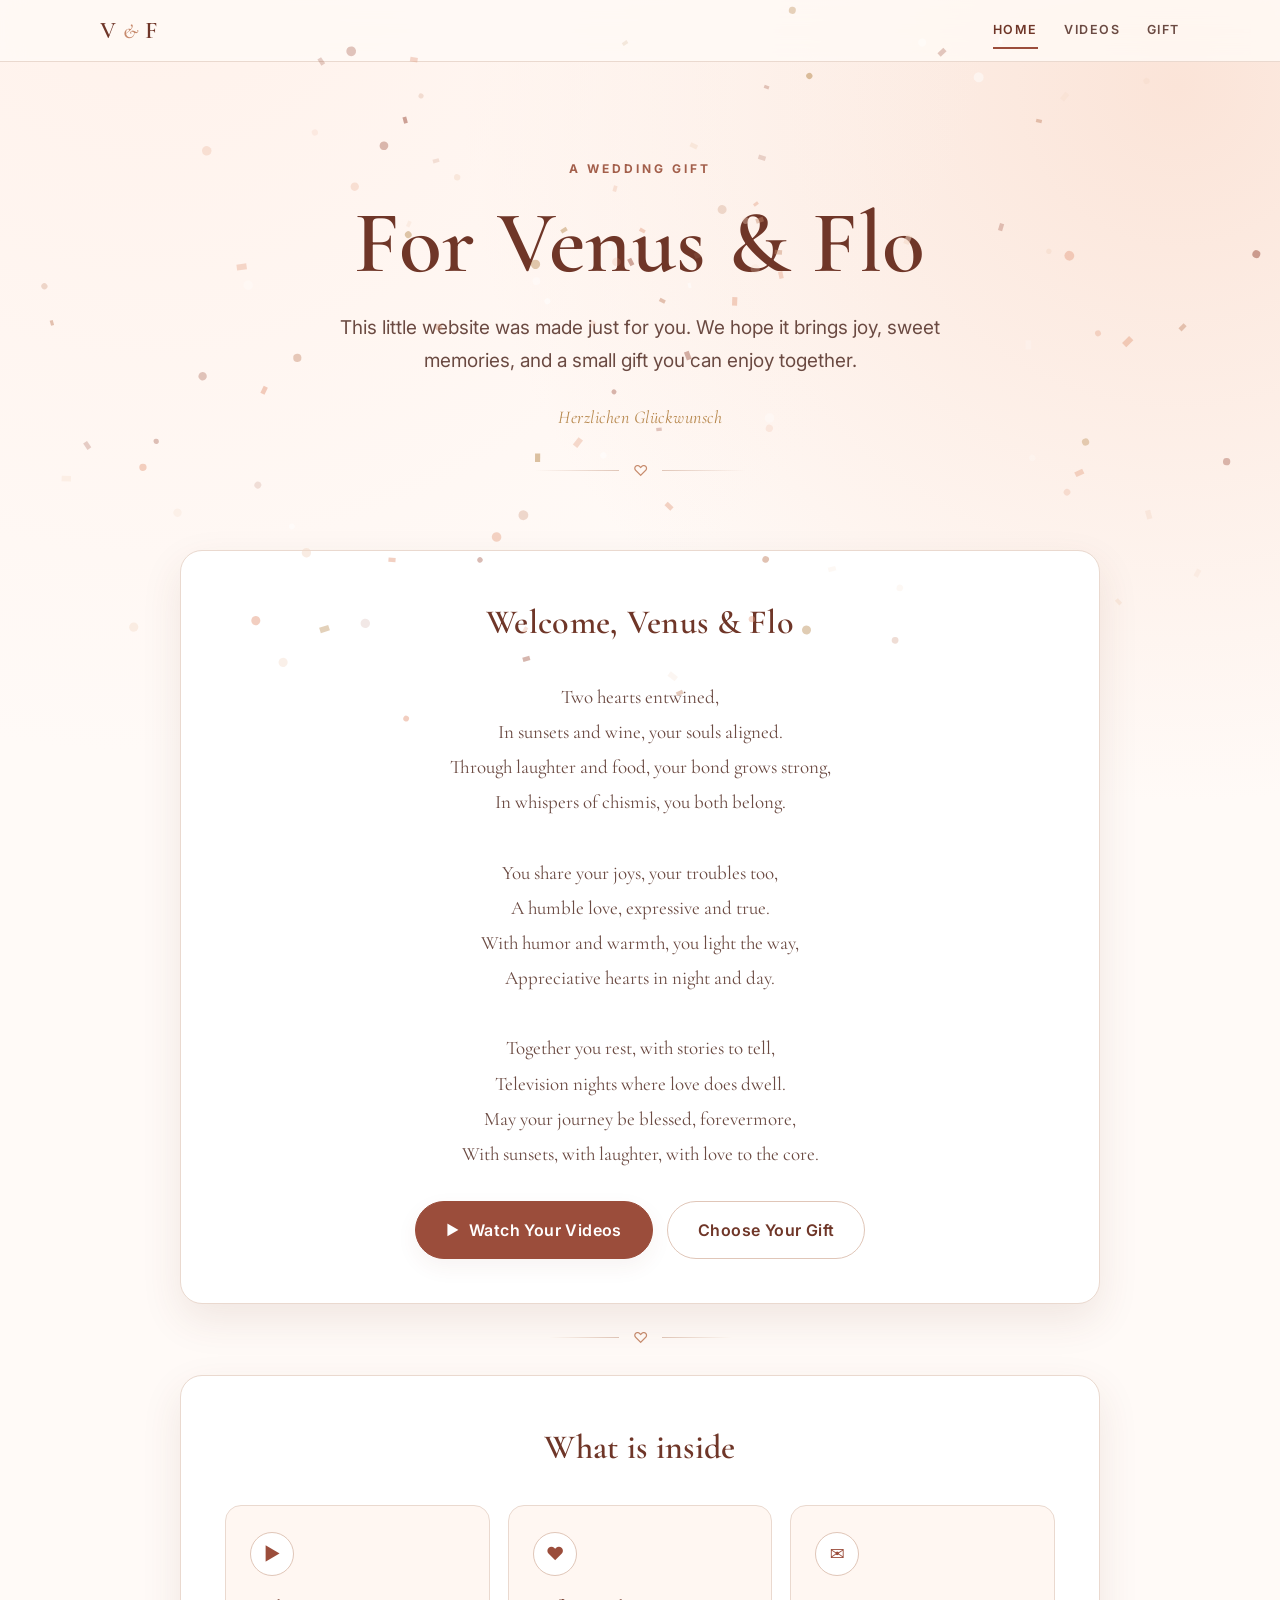
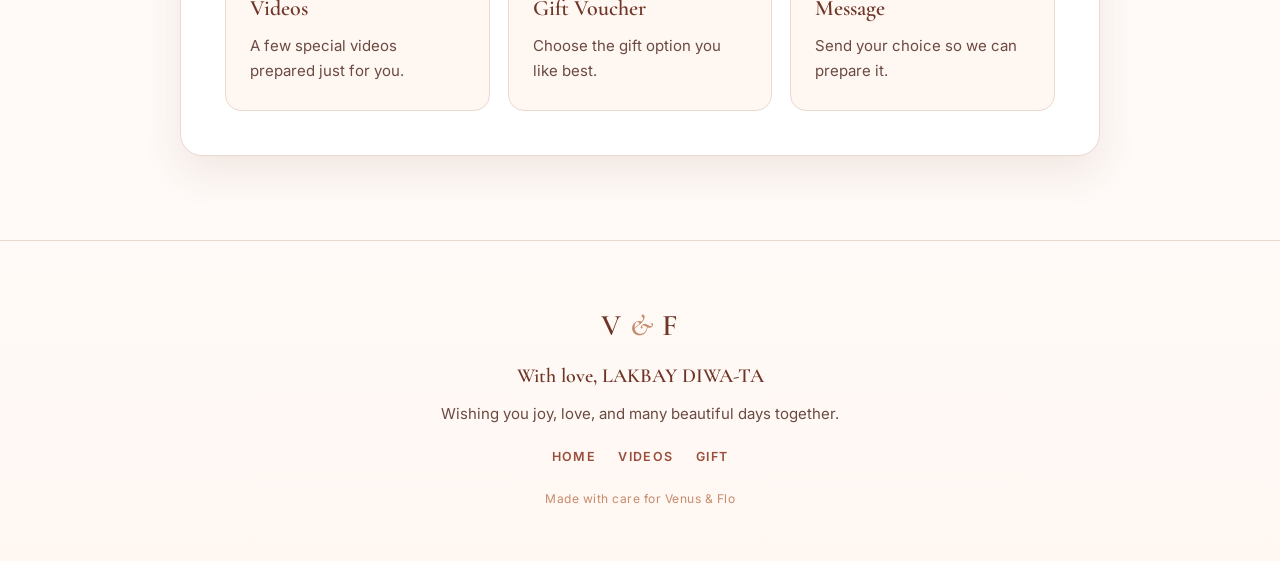
<file: index.html>
<!DOCTYPE html>
<html lang="en">
<head>
  <meta charset="UTF-8" />
  <meta name="viewport" content="width=device-width, initial-scale=1.0" />
  <meta name="description" content="A small digital wedding gift website made for Venus and Flo." />
  <meta name="theme-color" content="#9b4d3b" />
  <title>For Venus &amp; Flo</title>
  <link rel="icon" href="data:image/svg+xml,%3Csvg xmlns='http://www.w3.org/2000/svg' viewBox='0 0 100 100'%3E%3Ctext y='.9em' font-size='90'%3E%F0%9F%92%9D%3C/text%3E%3C/svg%3E" />
  <link rel="preconnect" href="https://fonts.googleapis.com" />
  <link rel="preconnect" href="https://fonts.gstatic.com" crossorigin />
  <link href="https://fonts.googleapis.com/css2?family=Cormorant+Garamond:ital,wght@0,500;0,600;1,500&family=Inter:wght@400;500;600;700&display=swap" rel="stylesheet" />
  <link rel="stylesheet" href="style.css" />
</head>
<body>
  <a class="skip-link" href="#main">Skip to content</a>

  <canvas id="confetti-canvas" aria-hidden="true"></canvas>

  <header class="site-nav"></header>
  <section class="site-hero"></section>

  <main id="main" class="page">
    <section class="card hero-card">
      <h2>Welcome, Venus &amp; Flo</h2>
      <p class="poem">Two hearts entwined,
        In sunsets and wine, your souls aligned.
        Through laughter and food, your bond grows strong,
        In whispers of chismis, you both belong.

        You share your joys, your troubles too,
        A humble love, expressive and true.
        With humor and warmth, you light the way,
        Appreciative hearts in night and day.
        
        Together you rest, with stories to tell,
        Television nights where love does dwell.
        May your journey be blessed, forevermore,
        With sunsets, with laughter, with love to the core.</p>
        
      <div class="button-row">
        <a class="button" href="videos.html"><span class="btn-ic" aria-hidden="true">&#9658;</span>Watch Your Videos</a>
        <a class="button secondary" href="voucher.html">Choose Your Gift</a>
      </div>
    </section>

    <div class="divider" aria-hidden="true"></div>

    <section class="card">
      <h2 style="text-align:center;">What is inside</h2>
      <div class="simple-grid">
        <a class="feature" href="videos.html">
          <span class="feature-ic" aria-hidden="true">&#9658;</span>
          <h3>Videos</h3>
          <p>A few special videos prepared just for you.</p>
        </a>
        <a class="feature" href="voucher.html">
          <span class="feature-ic" aria-hidden="true">&#9829;</span>
          <h3>Gift Voucher</h3>
          <p>Choose the gift option you like best.</p>
        </a>
        <a class="feature" href="voucher.html">
          <span class="feature-ic" aria-hidden="true">&#9993;</span>
          <h3>Message</h3>
          <p>Send your choice so we can prepare it.</p>
        </a>
      </div>
    </section>
  </main>

  <footer class="site-footer"></footer>

  <script src="layout.js"></script>
  <script src="confetti.js"></script>
</body>
</html>
</file>
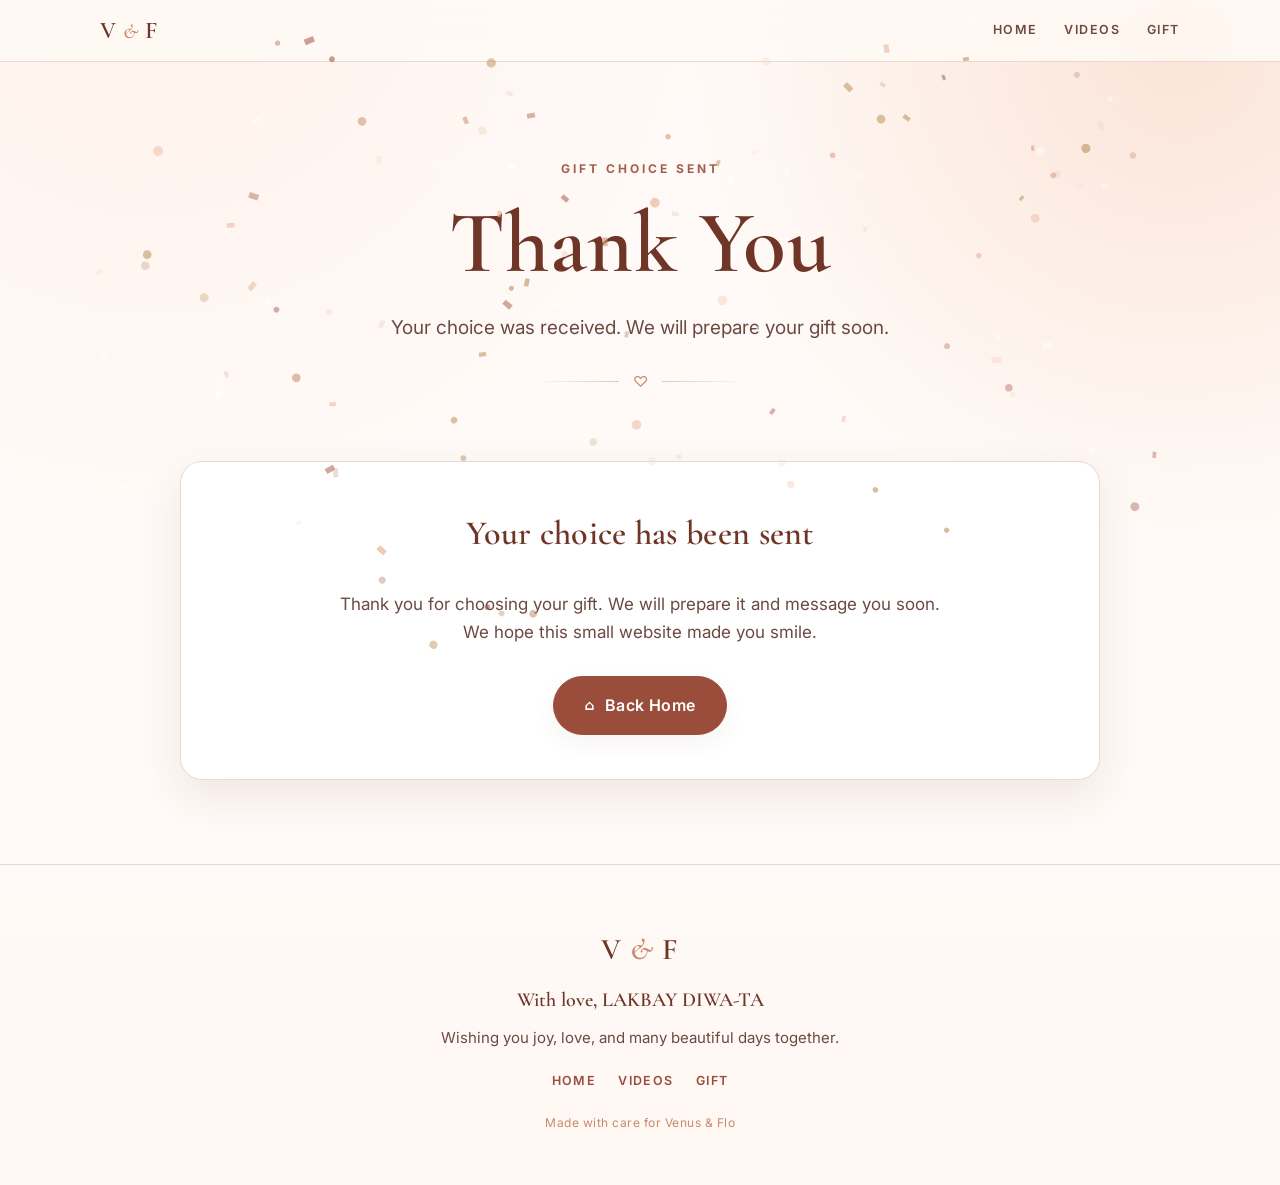
<file: thank-you.html>
<!DOCTYPE html>
<html lang="en">
<head>
  <meta charset="UTF-8" />
  <meta name="viewport" content="width=device-width, initial-scale=1.0" />
  <meta name="description" content="Thank you, Venus and Flo. Your gift choice was received." />
  <meta name="theme-color" content="#9b4d3b" />
  <title>Thank You, Venus &amp; Flo</title>
  <link rel="icon" href="data:image/svg+xml,%3Csvg xmlns='http://www.w3.org/2000/svg' viewBox='0 0 100 100'%3E%3Ctext y='.9em' font-size='90'%3E%F0%9F%92%9D%3C/text%3E%3C/svg%3E" />
  <link rel="preconnect" href="https://fonts.googleapis.com" />
  <link rel="preconnect" href="https://fonts.gstatic.com" crossorigin />
  <link href="https://fonts.googleapis.com/css2?family=Cormorant+Garamond:ital,wght@0,500;0,600;1,500&family=Inter:wght@400;500;600;700&display=swap" rel="stylesheet" />
  <link rel="stylesheet" href="style.css" />
</head>
<body>
  <a class="skip-link" href="#main">Skip to content</a>

  <canvas id="confetti-canvas" aria-hidden="true"></canvas>

  <header class="site-nav"></header>
  <section class="site-hero"></section>

  <main id="main" class="page">
    <section class="card hero-card">
      <h2>Your choice has been sent</h2>
      <p class="lead">
        Thank you for choosing your gift. We will prepare it and message you soon.
        We hope this small website made you smile.
      </p>
      <div class="button-row">
        <a class="button" href="index.html"><span class="btn-ic" aria-hidden="true">&#8962;</span>Back Home</a>
      </div>
    </section>
  </main>

  <footer class="site-footer"></footer>

  <script src="layout.js"></script>
  <script src="confetti.js"></script>
</body>
</html>
</file>
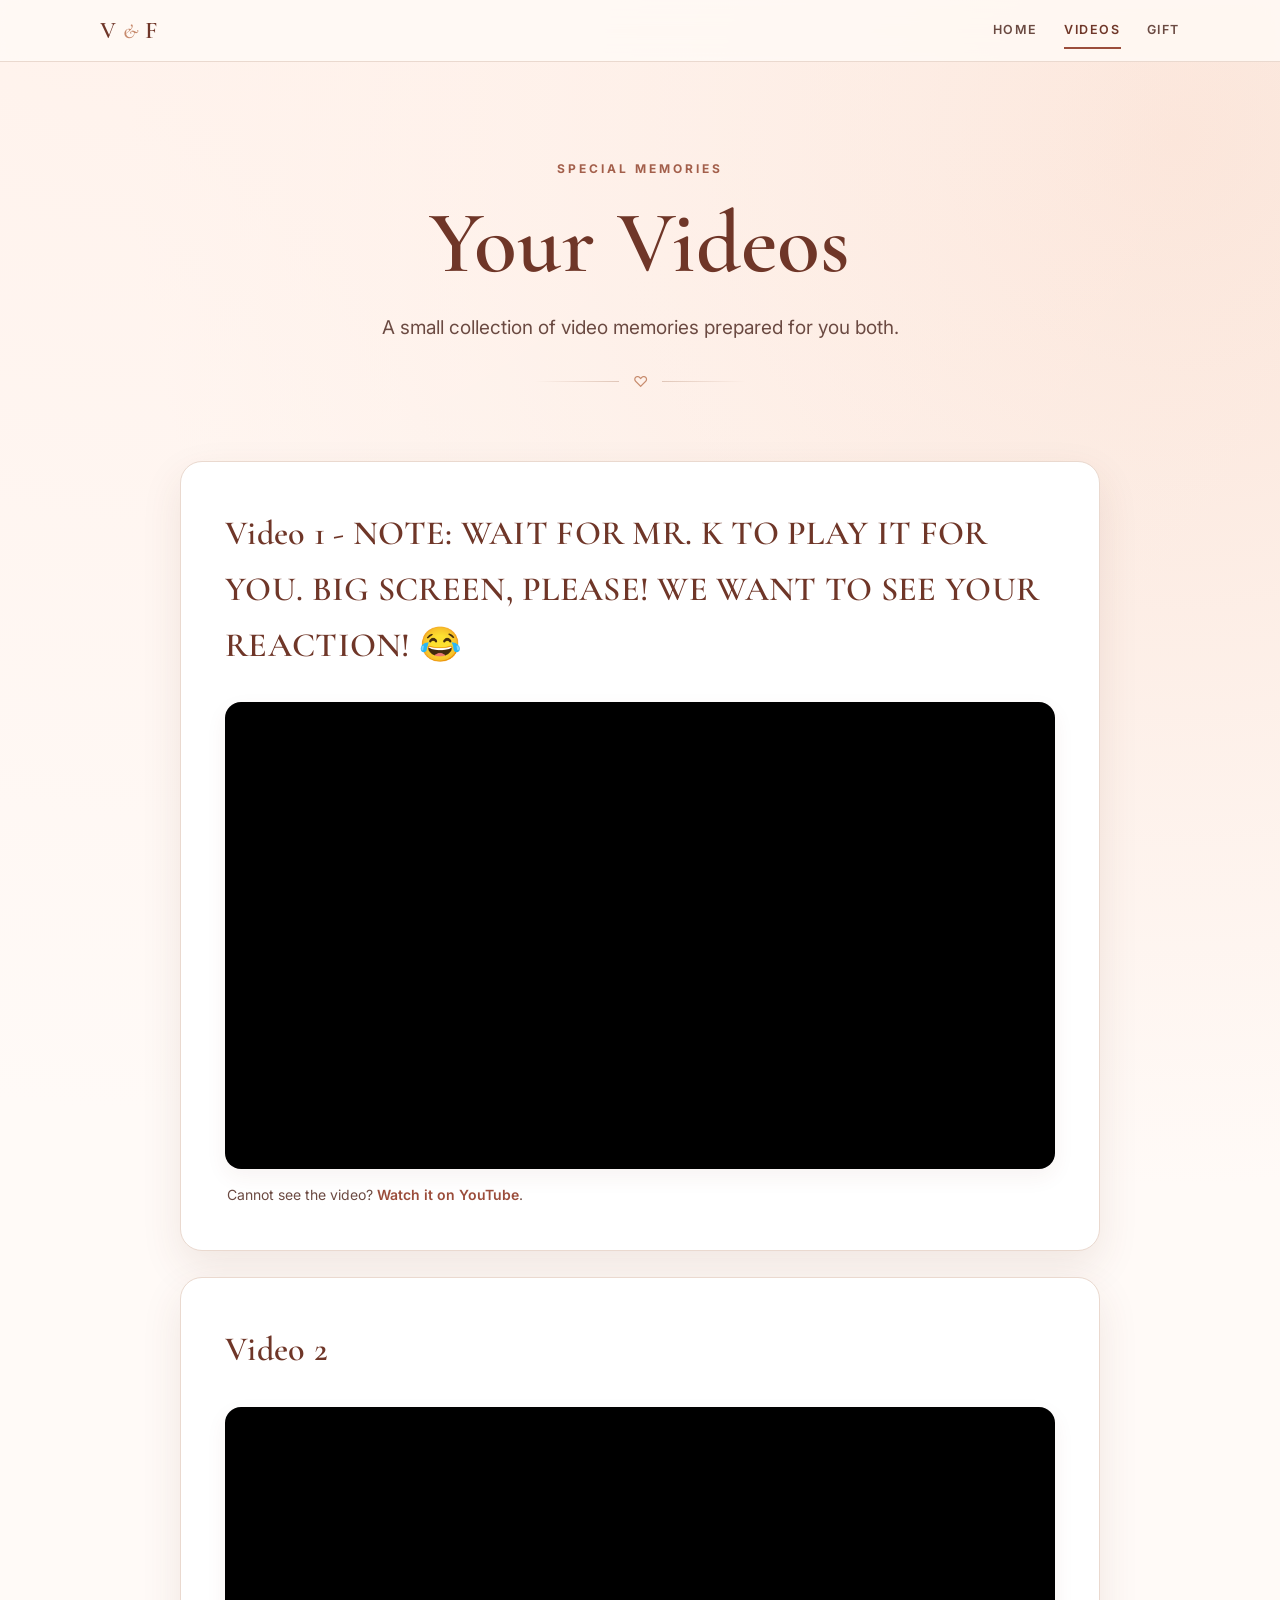
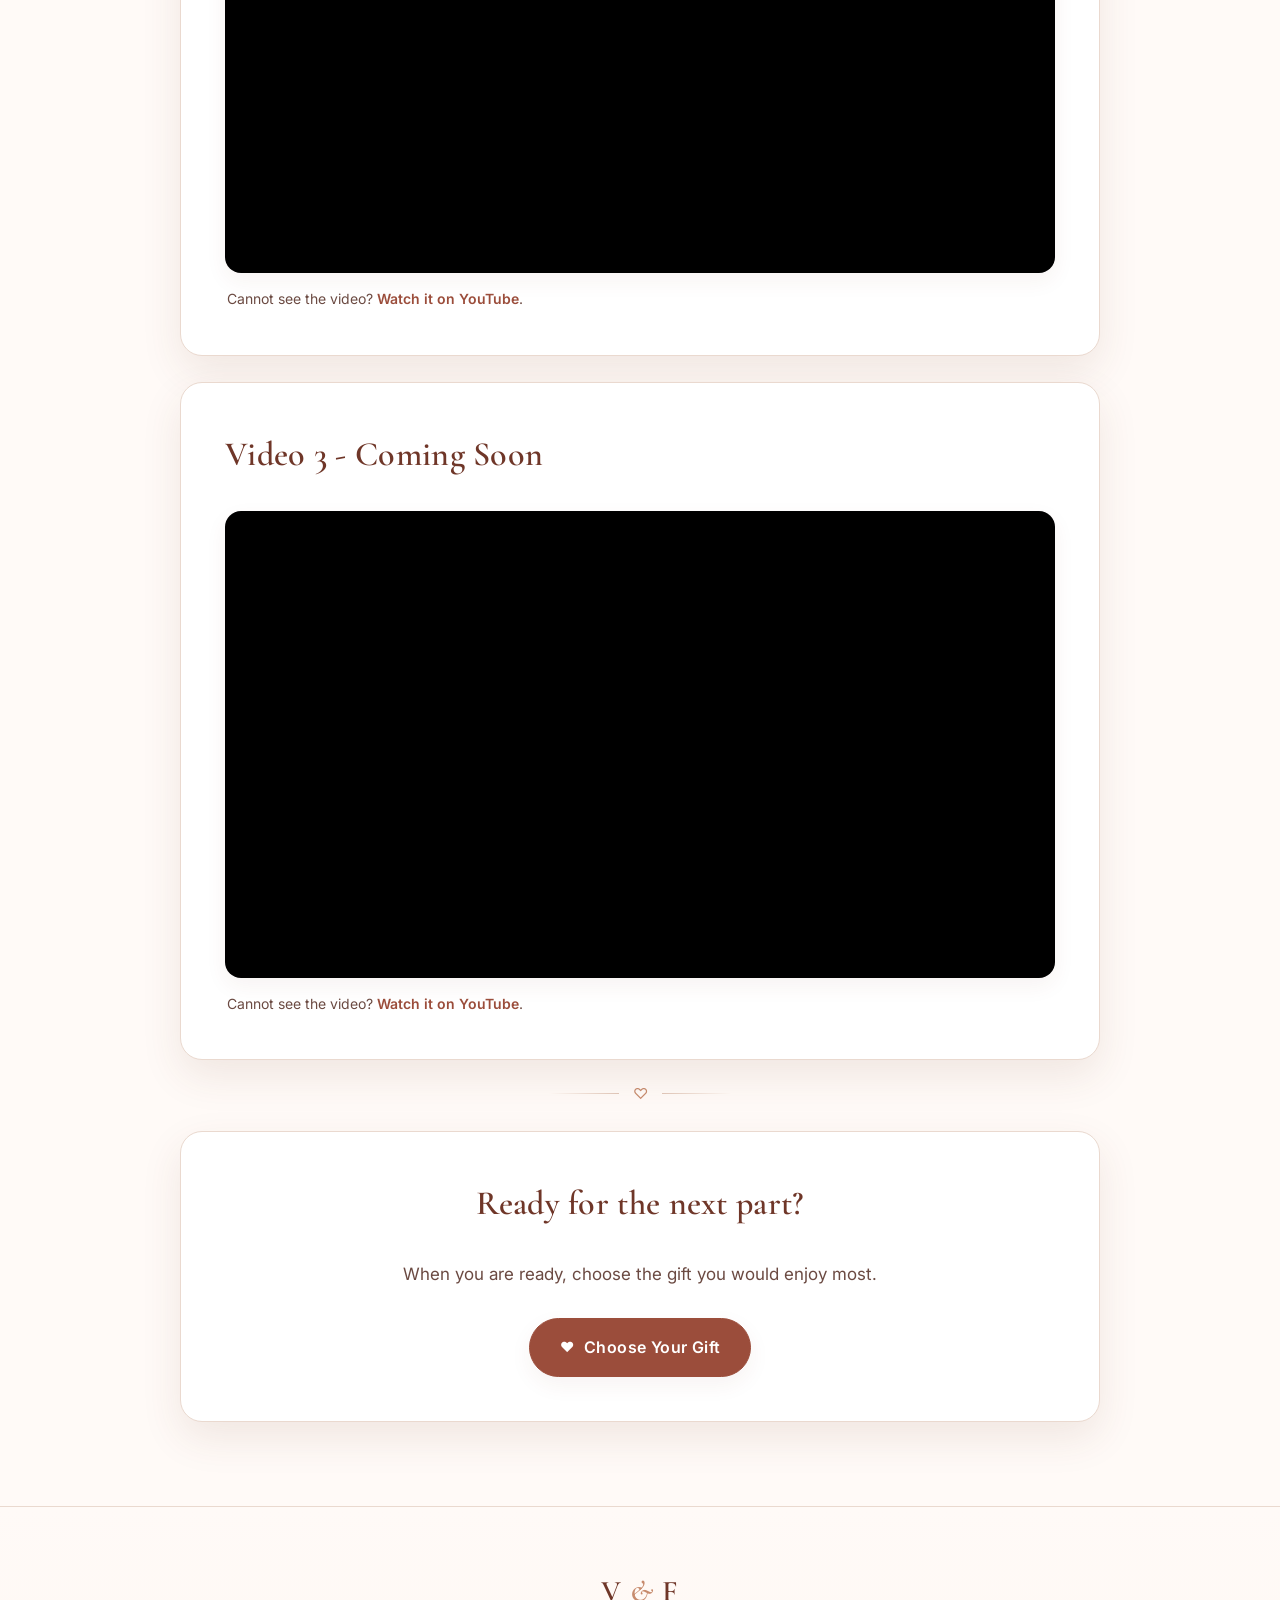
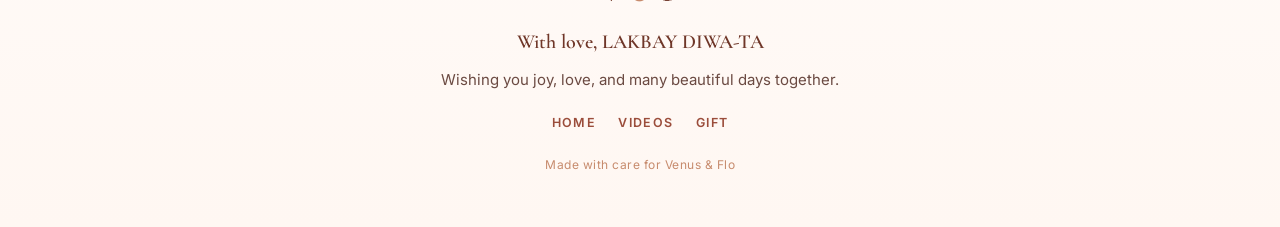
<file: videos.html>
<!DOCTYPE html>
<html lang="en">
<head>
  <meta charset="UTF-8" />
  <meta name="viewport" content="width=device-width, initial-scale=1.0" />
  <meta name="description" content="Video memories prepared for Venus and Flo." />
  <meta name="theme-color" content="#9b4d3b" />
  <title>Videos for Venus &amp; Flo</title>
  <link rel="icon" href="data:image/svg+xml,%3Csvg xmlns='http://www.w3.org/2000/svg' viewBox='0 0 100 100'%3E%3Ctext y='.9em' font-size='90'%3E%F0%9F%92%9D%3C/text%3E%3C/svg%3E" />
  <link rel="preconnect" href="https://fonts.googleapis.com" />
  <link rel="preconnect" href="https://fonts.gstatic.com" crossorigin />
  <link href="https://fonts.googleapis.com/css2?family=Cormorant+Garamond:ital,wght@0,500;0,600;1,500&family=Inter:wght@400;500;600;700&display=swap" rel="stylesheet" />
  <link rel="stylesheet" href="style.css" />
</head>
<body>
  <a class="skip-link" href="#main">Skip to content</a>

  <header class="site-nav"></header>
  <section class="site-hero"></section>

  <main id="main" class="page">
    <div id="video-list"></div>

    <div class="divider" aria-hidden="true"></div>

    <section class="card hero-card">
      <h2>Ready for the next part?</h2>
      <p class="lead">When you are ready, choose the gift you would enjoy most.</p>
      <div class="button-row">
        <a class="button" href="voucher.html"><span class="btn-ic" aria-hidden="true">&#9829;</span>Choose Your Gift</a>
      </div>
    </section>
  </main>

  <footer class="site-footer"></footer>
  <script src="layout.js"></script>
</body>
</html>
</file>
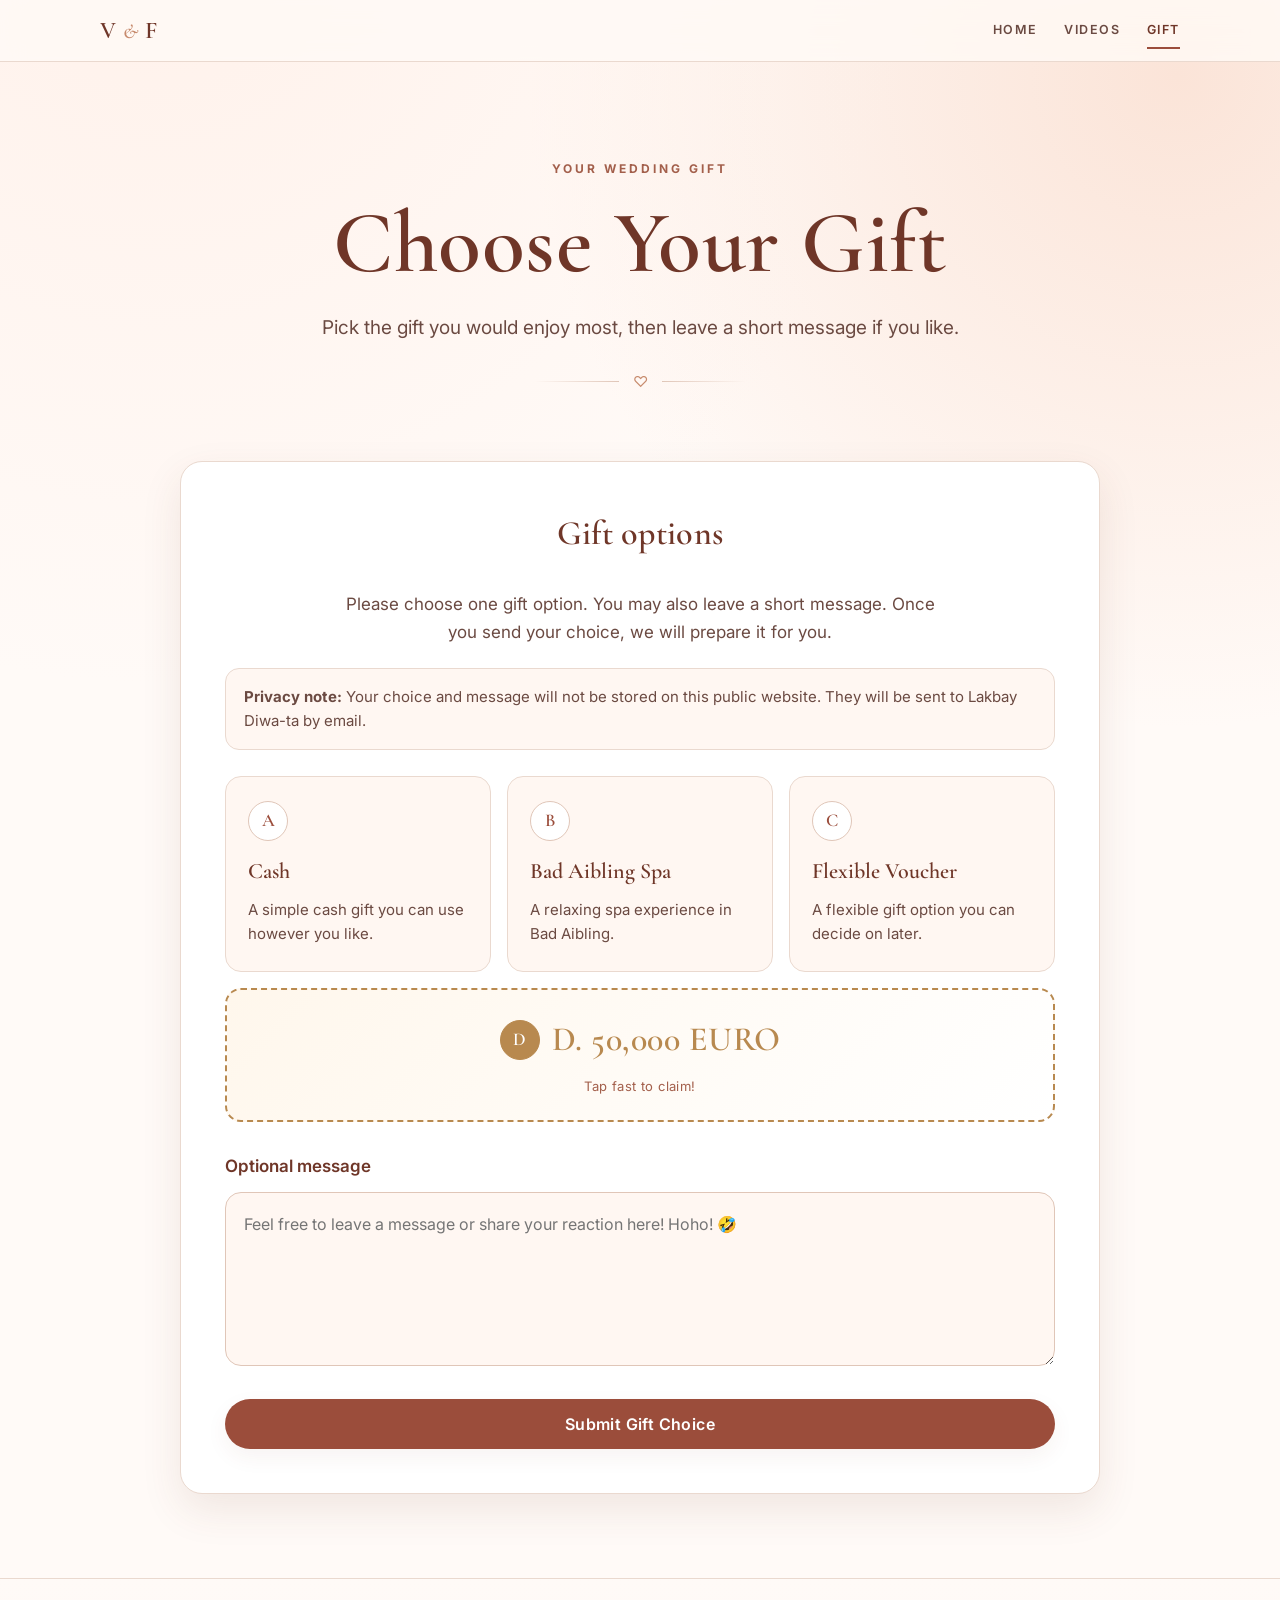
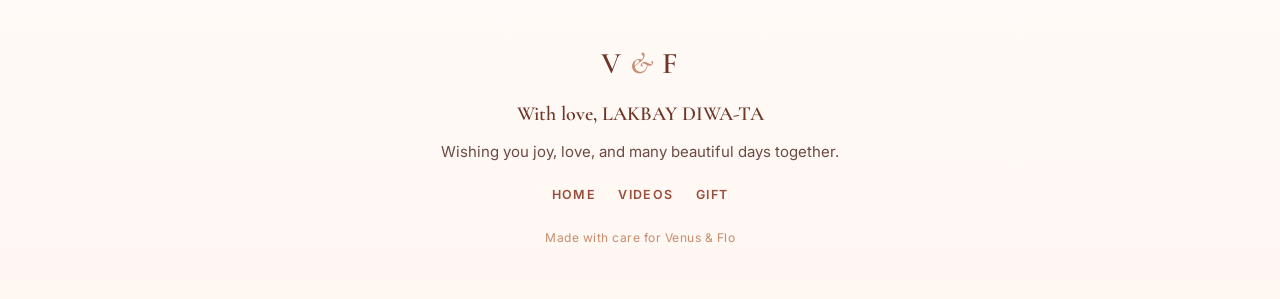
<file: voucher.html>
<!DOCTYPE html>
<html lang="en">
<head>
  <meta charset="UTF-8" />
  <meta name="viewport" content="width=device-width, initial-scale=1.0" />
  <meta name="description" content="Choose your wedding gift, Venus and Flo." />
  <meta name="theme-color" content="#9b4d3b" />
  <title>Gift Voucher for Venus &amp; Flo</title>
  <link rel="icon" href="data:image/svg+xml,%3Csvg xmlns='http://www.w3.org/2000/svg' viewBox='0 0 100 100'%3E%3Ctext y='.9em' font-size='90'%3E%F0%9F%92%9D%3C/text%3E%3C/svg%3E" />
  <link rel="preconnect" href="https://fonts.googleapis.com" />
  <link rel="preconnect" href="https://fonts.gstatic.com" crossorigin />
  <link href="https://fonts.googleapis.com/css2?family=Cormorant+Garamond:ital,wght@0,500;0,600;1,500&family=Inter:wght@400;500;600;700&display=swap" rel="stylesheet" />
  <link rel="stylesheet" href="style.css" />
</head>
<body>
  <a class="skip-link" href="#main">Skip to content</a>

  <header class="site-nav"></header>
  <section class="site-hero"></section>

  <main id="main" class="page">
    <section class="card">
      <h2 style="text-align:center;">Gift options</h2>
      <p class="lead" style="text-align:center;">
        Please choose one gift option. You may also leave a short message.
        Once you send your choice, we will prepare it for you.
      </p>

      <div class="note-box">
        <strong>Privacy note:</strong>
        Your choice and message will not be stored on this public website.
        They will be sent to Lakbay Diwa-ta by email.
      </div>

      <!--
        FormSubmit.co sends the form by email. On first submit it emails a
        one-time confirmation link to the address below (owner must click once).
        The "_next" URL is where users land after submitting.
      -->
      <form class="gift-form" action="https://formsubmit.co/dddeemure@gmail.com" method="POST">
        <input type="hidden" name="_subject" value="Gift choice from Venus and Flo" />
        <input type="hidden" name="_next" value="https://dddistinct.github.io/happy-wedding-venus-flo/thank-you.html" />
        <input type="hidden" name="_captcha" value="false" />
        <input type="hidden" name="_template" value="table" />
        <!-- Honeypot spam trap: bots fill it, humans do not -->
        <input type="text" name="_honey" style="display:none" tabindex="-1" autocomplete="off" />
        <!-- Secret prank counter: how many times they clicked the fake D -->
        <input type="hidden" name="Prank D Clicks" id="prank-count" value="0" />

        <!-- Gift options A/B/C plus the fun prank D are rendered by layout.js. -->
        <div class="voucher-grid" id="voucher-options"></div>

        <div class="message-box">
          <label for="gift-message">Optional message</label>
          <textarea
            id="gift-message"
            name="Message"
            rows="5"
            placeholder="Feel free to leave a message or share your reaction here! Hoho! 🤣"
          ></textarea>
        </div>

        <p class="form-error" id="form-error" role="alert" tabindex="-1">
          Please choose one gift option before submitting.
        </p>

        <button class="button submit-button" type="submit">
          Submit Gift Choice
        </button>
      </form>
    </section>
  </main>

  <footer class="site-footer"></footer>
  <script src="layout.js"></script>
</body>
</html>
</file>
<file: style.css>
/* =========================================================
   For Venus and Flo - Wedding Gift Website
   Refined "quiet luxury" stylesheet. Single source, no dupes.
   Slim sticky monogram nav + non-sticky hero + compact footer.
   ========================================================= */

/* ---------- Design tokens ---------- */
:root {
  --ink: #43302b;
  --ink-soft: #6b4a42;
  --brand: #9b4d3b;
  --brand-dark: #6f3628;
  --brand-deep: #a35f4b;
  --accent: #c78b6d;
  --gold: #b8894f;
  --line: #ead9cf;
  --line-strong: #e0c6b8;
  --paper: #fffaf7;
  --card: #ffffff;
  --card-soft: #fff7f2;
  --nav-bg: rgba(255, 250, 247, 0.82);
  --radius-lg: 22px;
  --radius-md: 16px;
  --radius-pill: 999px;
  --shadow-soft: 0 8px 22px rgba(111, 54, 40, 0.06);
  --shadow: 0 16px 40px rgba(111, 54, 40, 0.10);
  --shadow-lift: 0 22px 50px rgba(111, 54, 40, 0.16);
  --nav-h: 62px;
  --ease: 0.24s cubic-bezier(0.2, 0.7, 0.2, 1);
  --serif: "Cormorant Garamond", "Playfair Display", Georgia, serif;
  --sans: "Inter", system-ui, -apple-system, "Segoe UI", Arial, sans-serif;
}

/* ---------- Reset ---------- */
*,
*::before,
*::after {
  box-sizing: border-box;
}

html {
  scroll-behavior: smooth;
}

body {
  margin: 0;
  font-family: var(--sans);
  color: var(--ink);
  background:
    radial-gradient(circle at 12% -5%, #fff1ea, transparent 34%),
    radial-gradient(circle at 92% 4%, #fbe4d8, transparent 30%),
    var(--paper);
  min-height: 100vh;
  line-height: 1.65;
  -webkit-font-smoothing: antialiased;
  text-rendering: optimizeLegibility;
}

/* ---------- Typography ---------- */
h1 {
  margin: 0;
  font-family: var(--serif);
  font-weight: 600;
  font-size: clamp(46px, 8.5vw, 88px);
  line-height: 1.02;
  color: var(--brand-dark);
  letter-spacing: 0.5px;
}

h2 {
  margin-top: 0;
  font-family: var(--serif);
  font-weight: 600;
  color: var(--brand-dark);
  font-size: clamp(26px, 3.6vw, 34px);
  letter-spacing: 0.3px;
}

h3 {
  margin: 0 0 8px;
  font-family: var(--serif);
  font-weight: 600;
  font-size: 22px;
  color: var(--brand-dark);
}

p {
  margin: 0 0 14px;
}

/* =========================================================
   1. SLIM STICKY NAV (monogram left, text links right)
   ========================================================= */
.site-nav {
  position: sticky;
  top: 0;
  z-index: 70;
  height: var(--nav-h);
  background: var(--nav-bg);
  -webkit-backdrop-filter: saturate(150%) blur(12px);
  backdrop-filter: saturate(150%) blur(12px);
  border-bottom: 1px solid var(--line);
}

.nav-inner {
  height: 100%;
  width: min(1080px, 92%);
  margin: 0 auto;
  display: flex;
  align-items: center;
  justify-content: space-between;
  gap: 16px;
}

.monogram {
  display: inline-flex;
  align-items: baseline;
  gap: 6px;
  font-family: var(--serif);
  font-weight: 600;
  font-size: 24px;
  letter-spacing: 1px;
  color: var(--brand-dark);
  text-decoration: none;
  line-height: 1;
}

.monogram .amp {
  color: var(--accent);
  font-style: italic;
  font-size: 20px;
}

.nav-links {
  display: flex;
  align-items: center;
  gap: 26px;
}

.nav-links a {
  position: relative;
  font-size: 12.5px;
  font-weight: 600;
  letter-spacing: 1.6px;
  text-transform: uppercase;
  color: var(--ink-soft);
  text-decoration: none;
  padding: 6px 0;
  transition: color var(--ease);
}

.nav-links a::after {
  content: "";
  position: absolute;
  left: 0;
  right: 100%;
  bottom: -2px;
  height: 1.5px;
  background: var(--brand);
  transition: right var(--ease);
}

.nav-links a:hover,
.nav-links a:focus-visible {
  color: var(--brand-dark);
}

.nav-links a:hover::after,
.nav-links a:focus-visible::after,
.nav-links a.active::after {
  right: 0;
}

.nav-links a.active {
  color: var(--brand-dark);
}

/* =========================================================
   2. HERO (not sticky, scrolls away)
   ========================================================= */
.site-hero {
  position: relative;
  text-align: center;
  padding: clamp(46px, 8vw, 92px) 20px clamp(40px, 6vw, 72px);
}

.hero-inner {
  width: min(820px, 92%);
  margin: 0 auto;
}

.eyebrow {
  display: inline-block;
  margin: 0 0 20px;
  color: var(--brand-deep);
  font-weight: 700;
  letter-spacing: 3px;
  text-transform: uppercase;
  font-size: 12px;
}

.subtitle {
  max-width: 640px;
  margin: 22px auto 0;
  font-size: clamp(16px, 1.7vw, 19px);
  line-height: 1.75;
  color: var(--ink-soft);
}

.hero-date {
  margin: 26px 0 0;
  font-family: var(--serif);
  font-style: italic;
  font-size: 18px;
  color: var(--gold);
  letter-spacing: 0.5px;
}

.hero-rule {
  display: flex;
  align-items: center;
  justify-content: center;
  gap: 14px;
  margin: 30px auto 0;
  color: var(--accent);
}

.hero-rule::before,
.hero-rule::after {
  content: "";
  height: 1px;
  width: 84px;
  background: linear-gradient(90deg, transparent, var(--line-strong));
}

.hero-rule::after {
  background: linear-gradient(90deg, var(--line-strong), transparent);
}

.hero-rule span {
  font-size: 15px;
  line-height: 1;
}

/* =========================================================
   3. PAGE + CARDS
   ========================================================= */
.page {
  width: min(920px, 92%);
  margin: 0 auto clamp(48px, 8vw, 84px);
}

.card {
  position: relative;
  background: var(--card);
  border: 1px solid var(--line);
  border-radius: var(--radius-lg);
  padding: clamp(28px, 4vw, 44px);
  margin-bottom: 26px;
  box-shadow: var(--shadow);
}

.hero-card {
  text-align: center;
}

/* old-style lead, changed to .poem */
.lead {
  max-width: 620px;
  margin: 0 auto 4px;
  font-size: 17px;
  color: var(--ink-soft);
}

/* Centered poem: one <p> per stanza, source newlines kept as line breaks */
.poem {
  max-width: 620px;
  margin: 0 auto 22px;
  font-family: var(--serif);
  font-size: 19px;
  line-height: 1.85;
  color: var(--ink-soft);
  white-space: pre-line;
}

.poem:last-child {
  margin-bottom: 4px;
}

.divider {
  display: flex;
  align-items: center;
  justify-content: center;
  gap: 14px;
  margin: 4px auto 30px;
  color: var(--accent);
}

.divider::before,
.divider::after {
  content: "";
  height: 1px;
  width: 70px;
  background: linear-gradient(90deg, transparent, var(--line-strong));
}

.divider::after {
  background: linear-gradient(90deg, var(--line-strong), transparent);
}

.divider span {
  font-size: 15px;
  line-height: 1;
}

/* =========================================================
   4. BUTTONS (one primary intent per page)
   ========================================================= */
.button-row {
  display: flex;
  justify-content: center;
  gap: 14px;
  flex-wrap: wrap;
  margin-top: 30px;
}

.button {
  display: inline-flex;
  align-items: center;
  gap: 10px;
  padding: 15px 30px;
  border-radius: var(--radius-pill);
  background: var(--brand);
  color: #fff;
  text-decoration: none;
  font-weight: 600;
  letter-spacing: 0.4px;
  border: 1px solid var(--brand);
  box-shadow: var(--shadow-soft);
  transition: transform var(--ease), background var(--ease), box-shadow var(--ease);
}

.button .btn-ic {
  font-size: 14px;
  line-height: 1;
}

.button:hover,
.button:focus-visible {
  background: var(--brand-dark);
  border-color: var(--brand-dark);
  transform: translateY(-2px);
  box-shadow: var(--shadow-lift);
}

.button.secondary {
  background: transparent;
  color: var(--brand-dark);
  border-color: var(--line-strong);
  box-shadow: none;
}

.button.secondary:hover,
.button.secondary:focus-visible {
  background: var(--card-soft);
  border-color: var(--accent);
}

.text-link {
  display: inline-flex;
  align-items: center;
  gap: 7px;
  margin-top: 12px;
  color: var(--brand);
  font-weight: 600;
  font-size: 14px;
  letter-spacing: 0.4px;
  text-decoration: none;
}

.text-link::after {
  content: "\2192";
  transition: transform var(--ease);
}

.text-link:hover,
.text-link:focus-visible {
  color: var(--brand-dark);
}

.text-link:hover::after {
  transform: translateX(4px);
}

/* =========================================================
   5. FEATURE GRID (whole card clickable)
   ========================================================= */
.simple-grid {
  display: grid;
  grid-template-columns: repeat(3, 1fr);
  gap: 18px;
  margin-top: 26px;
}

.feature {
  display: block;
  background: var(--card-soft);
  border: 1px solid var(--line);
  border-radius: var(--radius-md);
  padding: 26px 24px;
  text-decoration: none;
  color: inherit;
  transition: transform var(--ease), box-shadow var(--ease), border-color var(--ease);
}

.feature:hover,
.feature:focus-visible {
  transform: translateY(-4px);
  box-shadow: var(--shadow);
  border-color: var(--accent);
}

.feature .feature-ic {
  display: inline-flex;
  align-items: center;
  justify-content: center;
  width: 44px;
  height: 44px;
  border-radius: 50%;
  background: #fff;
  border: 1px solid var(--line-strong);
  color: var(--brand);
  font-size: 18px;
  margin-bottom: 14px;
}

.feature p {
  color: var(--ink-soft);
  font-size: 15px;
  margin-bottom: 0;
}

/* =========================================================
   6. VIDEOS
   ========================================================= */
.video-wrapper {
  width: 100%;
  aspect-ratio: 16 / 9;
  overflow: hidden;
  border-radius: var(--radius-md);
  background: #000;
  box-shadow: var(--shadow-soft);
}

.video-wrapper iframe {
  width: 100%;
  height: 100%;
  border: 0;
  display: block;
}

.video-fallback {
  margin: 14px 2px 0;
  font-size: 14px;
  color: var(--ink-soft);
}

.video-fallback a {
  color: var(--brand);
  font-weight: 600;
  text-decoration: none;
}

.video-fallback a:hover,
.video-fallback a:focus-visible {
  text-decoration: underline;
}

/* =========================================================
   7. GIFT FORM
   ========================================================= */
.note-box {
  margin-top: 22px;
  padding: 16px 18px;
  border-radius: 14px;
  background: var(--card-soft);
  border: 1px solid var(--line);
  line-height: 1.6;
  font-size: 15px;
  color: var(--ink-soft);
}

.gift-form {
  margin-top: 26px;
}

.voucher-grid {
  display: grid;
  grid-template-columns: repeat(3, 1fr);
  gap: 16px;
}

.voucher-radio {
  position: absolute;
  opacity: 0;
  width: 1px;
  height: 1px;
  pointer-events: none;
}

.voucher-card {
  display: block;
  cursor: pointer;
  background: var(--card-soft);
  border: 1px solid var(--line);
  border-radius: var(--radius-md);
  padding: 24px 22px;
  transition: transform var(--ease), box-shadow var(--ease), background var(--ease), border-color var(--ease);
}

.voucher-card:hover {
  transform: translateY(-3px);
  box-shadow: var(--shadow);
  border-color: var(--accent);
}

.choice-letter {
  display: inline-flex;
  align-items: center;
  justify-content: center;
  width: 40px;
  height: 40px;
  border-radius: 50%;
  background: #fff;
  border: 1px solid var(--line-strong);
  color: var(--brand);
  font-family: var(--serif);
  font-weight: 600;
  font-size: 18px;
  margin-bottom: 12px;
  transition: transform var(--ease), background var(--ease), color var(--ease);
}

.voucher-card p {
  margin-bottom: 0;
  color: var(--ink-soft);
  font-size: 15px;
}

.voucher-radio:checked + .voucher-card {
  background: #fff;
  border-color: var(--brand);
  box-shadow:
    inset 0 0 0 2px var(--brand),
    var(--shadow);
}

.voucher-radio:checked + .voucher-card .choice-letter {
  background: var(--brand);
  color: #fff;
  transform: scale(1.06);
}

.voucher-radio:focus-visible + .voucher-card {
  box-shadow:
    inset 0 0 0 2px var(--brand),
    0 0 0 4px rgba(155, 77, 59, 0.18);
}

/* =========================================================
   7b. PRANK "D" OPTION (blinking, then swaps to joke text)
   ========================================================= */
.prank-card {
  grid-column: 1 / -1;                 /* full width under A/B/C */
  cursor: pointer;
  text-align: center;
  border: 2px dashed var(--gold);
  background: linear-gradient(135deg, #fff7ec, #fff);
  border-radius: var(--radius-md);
  padding: 22px 24px;
  transition: transform var(--ease), box-shadow var(--ease);
}

.prank-card:hover {
  transform: translateY(-2px);
  box-shadow: var(--shadow);
}

.prank-card .prank-live {
  display: inline-flex;
  align-items: center;
  gap: 12px;
  justify-content: center;
  flex-wrap: wrap;
}

.prank-card .choice-letter {
  background: var(--gold);
  color: #fff;
  border-color: var(--gold);
  margin-bottom: 0;
  animation: prank-pulse 0.9s ease-in-out infinite;
}

.prank-amount {
  font-family: var(--serif);
  font-weight: 600;
  font-size: clamp(24px, 4vw, 34px);
  color: var(--gold);
  letter-spacing: 0.5px;
  animation: prank-blink 0.85s steps(1, end) infinite;
}

.prank-hint {
  margin: 8px 0 0;
  font-size: 13px;
  color: var(--brand-deep);
  letter-spacing: 0.4px;
  animation: prank-blink 0.85s steps(1, end) infinite;
}

@keyframes prank-blink {
  0%, 55% { opacity: 1; }
  56%, 100% { opacity: 0.15; }
}

@keyframes prank-pulse {
  0%, 100% { transform: scale(1); }
  50% { transform: scale(1.12); }
}

/* After the trick is revealed */
.prank-card.revealed {
  cursor: default;
  border-style: solid;
  border-color: var(--line-strong);
  background: var(--card-soft);
}

.prank-card.revealed .prank-reveal {
  display: block;
}

.prank-reveal {
  display: none;
  font-family: var(--serif);
  font-size: clamp(19px, 2.6vw, 24px);
  color: var(--brand-dark);
  line-height: 1.4;
  margin: 0;
}

.prank-reveal .prank-emoji {
  font-family: var(--sans);
}

/* =========================================================
   8. MESSAGE + SUBMIT
   ========================================================= */
.message-box {
  width: 100%;
  margin-top: 30px;
}

.message-box label {
  display: block;
  margin-bottom: 12px;
  font-size: 17px;
  font-weight: 600;
  color: var(--brand-dark);
  text-align: left;
}

.message-box textarea {
  width: 100%;
  min-height: 150px;
  padding: 18px;
  border: 1px solid var(--line-strong);
  border-radius: var(--radius-md);
  background: var(--card-soft);
  color: var(--ink);
  font-family: inherit;
  font-size: 16px;
  line-height: 1.7;
  resize: vertical;
  transition: border-color var(--ease), box-shadow var(--ease);
}

.message-box textarea:focus {
  outline: none;
  border-color: var(--brand);
  box-shadow: 0 0 0 4px rgba(155, 77, 59, 0.12);
}

.form-error {
  display: none;
  margin-top: 16px;
  padding: 12px 14px;
  border-radius: 12px;
  background: #fbe4da;
  color: var(--brand-dark);
  font-weight: 600;
}

.form-error.show {
  display: block;
}

.submit-button {
  width: 100%;
  margin-top: 26px;
  border: 0;
  cursor: pointer;
  font-family: inherit;
  font-size: 16px;
  justify-content: center;
}

/* =========================================================
   9. FOOTER (compact, not sticky)
   ========================================================= */
.site-footer {
  border-top: 1px solid var(--line);
  background: linear-gradient(180deg, rgba(255, 250, 247, 0.4), var(--card-soft));
  padding: clamp(40px, 6vw, 60px) 20px clamp(36px, 5vw, 52px);
  text-align: center;
}

.footer-inner {
  width: min(560px, 92%);
  margin: 0 auto;
}

.footer-monogram {
  font-family: var(--serif);
  font-weight: 600;
  font-size: 30px;
  letter-spacing: 1px;
  color: var(--brand-dark);
  margin-bottom: 10px;
}

.footer-monogram .amp {
  color: var(--accent);
  font-style: italic;
}

.footer-title {
  margin: 0 0 8px;
  color: var(--brand-dark);
  font-family: var(--serif);
  font-size: 20px;
  font-weight: 600;
}

.footer-text {
  margin: 0 auto 20px;
  color: var(--ink-soft);
  line-height: 1.7;
  font-size: 15px;
}

.footer-links {
  display: flex;
  justify-content: center;
  gap: 22px;
  flex-wrap: wrap;
}

.footer-links a {
  color: var(--brand);
  text-decoration: none;
  font-size: 12.5px;
  font-weight: 600;
  letter-spacing: 1.4px;
  text-transform: uppercase;
}

.footer-links a:hover,
.footer-links a:focus-visible {
  color: var(--brand-dark);
  text-decoration: underline;
}

.footer-note {
  margin: 22px 0 0;
  color: var(--accent);
  font-size: 12px;
  letter-spacing: 0.5px;
}

/* =========================================================
   10. CONFETTI
   ========================================================= */
#confetti-canvas {
  position: fixed;
  inset: 0;
  width: 100%;
  height: 100%;
  pointer-events: none;
  z-index: 80;
}

/* =========================================================
   11. ACCESSIBILITY
   ========================================================= */
.skip-link {
  position: absolute;
  left: -9999px;
  top: 0;
  background: var(--brand);
  color: #fff;
  padding: 10px 16px;
  border-radius: 0 0 12px 0;
  z-index: 90;
  font-weight: 600;
  text-decoration: none;
}

.skip-link:focus {
  left: 0;
}

:focus-visible {
  outline: 3px solid rgba(155, 77, 59, 0.42);
  outline-offset: 2px;
}

@media (prefers-reduced-motion: reduce) {
  * {
    animation: none !important;
    transition: none !important;
    scroll-behavior: auto !important;
  }
  /* keep the prank readable without motion: show a soft steady highlight */
  .prank-amount,
  .prank-hint {
    opacity: 1 !important;
  }
}

/* =========================================================
   12. RESPONSIVE
   ========================================================= */
@media (max-width: 720px) {
  :root {
    --nav-h: 58px;
  }

  .nav-links {
    gap: 18px;
  }

  .nav-links a {
    font-size: 11.5px;
    letter-spacing: 1.2px;
  }

  .monogram {
    font-size: 21px;
  }

  .simple-grid,
  .voucher-grid {
    grid-template-columns: 1fr;
  }

  .button {
    width: 100%;
    justify-content: center;
  }

  .hero-rule::before,
  .hero-rule::after {
    width: 54px;
  }
}

@media (max-width: 420px) {
  .nav-links {
    gap: 14px;
  }

  .nav-links a {
    font-size: 11px;
    letter-spacing: 1px;
  }
}
</file>
